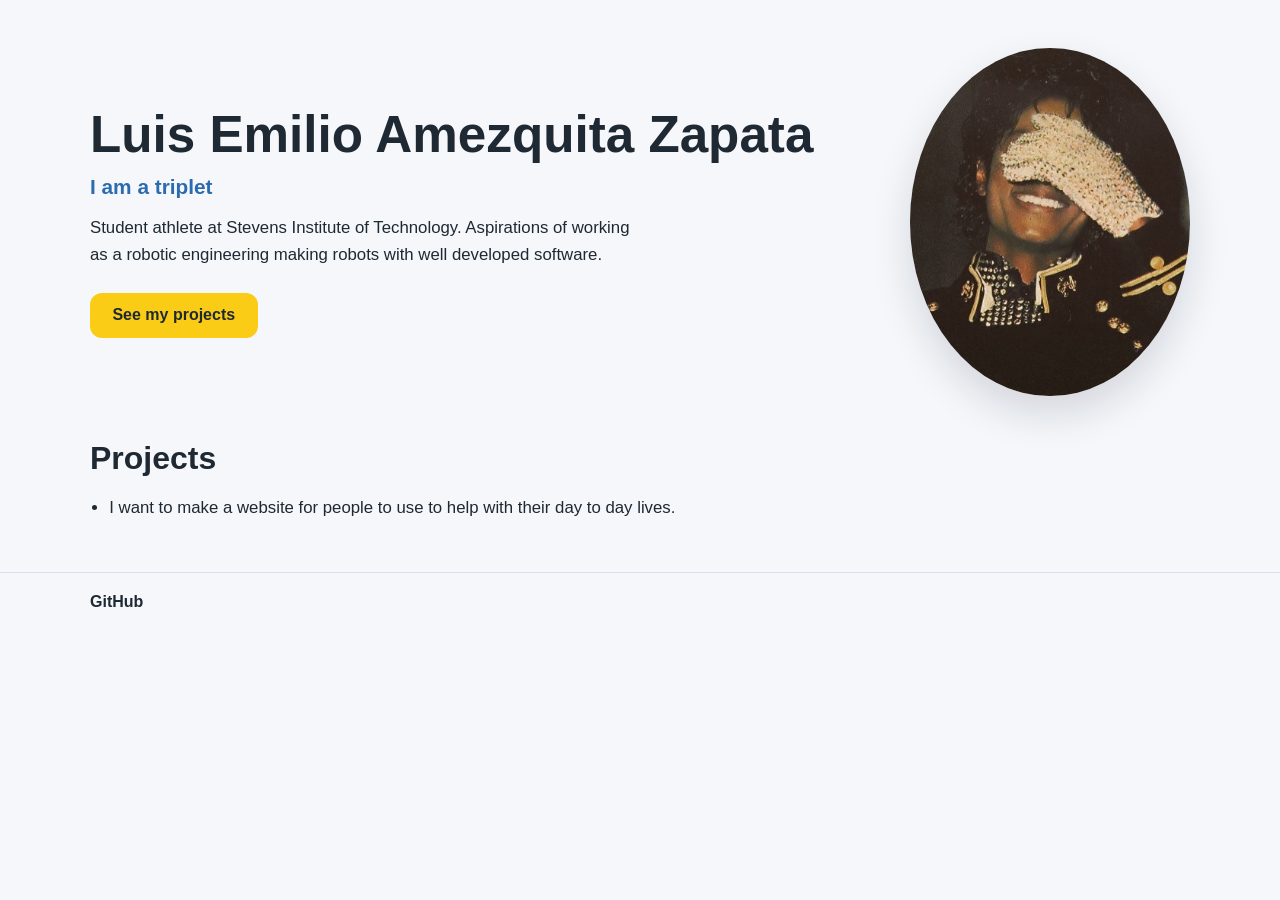
<file: labs/lab3/index.html>
<!DOCTYPE html>
<html lang="en">
  <head>
    <meta charset="UTF-8" />
    <meta name="viewport" content="width=device-width, initial-scale=1.0" />
    <title>Luis Emilio Amezquita Zapata</title>
    <link rel="stylesheet" href="./style.css" />
  </head>
  <body>
    <header class="site-header">
      <div class="container hero">
        <div class="hero-copy">
          <h1>Luis Emilio Amezquita Zapata</h1>
          <p class="subtitle">I am a triplet</p>
          <p class="bio">
            Student athlete at Stevens Institute of Technology. Aspirations of
            working as a robotic engineering making robots with well developed
            software.
          </p>
          <a class="button" href="#projects">See my projects</a>
        </div>

        <div class="avatar-wrap">
          <img
            src="./assets/avatar.png"
            alt="Luis Emilio Amezquita Zapata portrait"
            width="240"
            height="240"
          />
        </div>
      </div>
    </header>

    <main>
      <section id="projects" class="projects">
        <div class="container">
          <h2>Projects</h2>
          <ul>
            <li>I want to make a website for people to use to help with their day to day lives.</li>
          </ul>
        </div>
      </section>
    </main>

    <footer class="site-footer">
      <div class="container">
        <a href="https://github.com/luisemilio098" target="_blank" rel="noopener">GitHub</a>
      </div>
    </footer>
  </body>
</html>
</file>
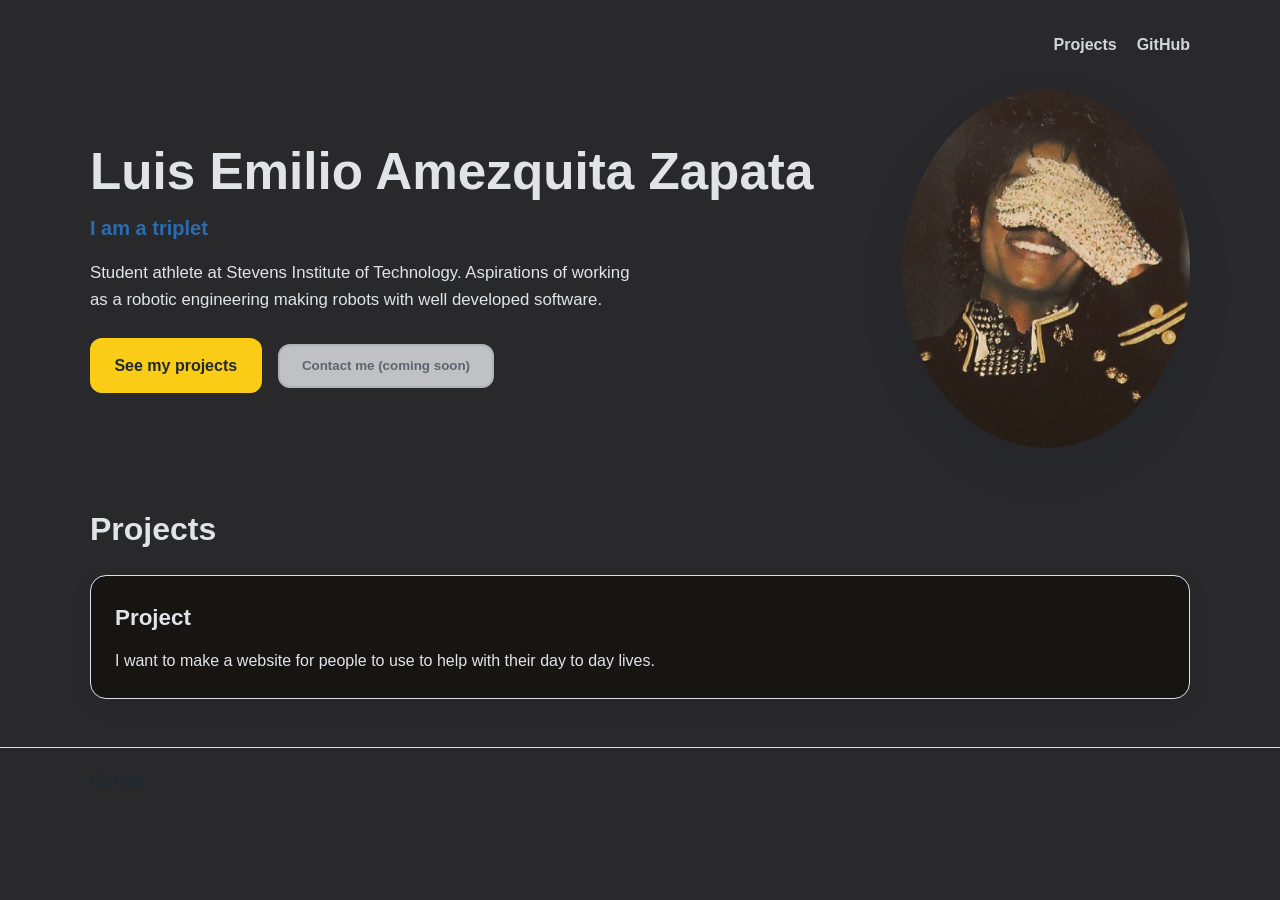
<file: labs/lab4/index.html>
<!DOCTYPE html>
<html lang="en">
  <head>
    <meta charset="UTF-8" />
    <meta name="viewport" content="width=device-width, initial-scale=1.0" />
    <title>Luis Emilio Amezquita Zapata</title>
    <link rel="stylesheet" href="./style.css" />
  </head>
  <body>
    <header class="site-header">
      <div class="container">
        <nav class="site-nav" aria-label="Main navigation">
          <a href="#projects">Projects</a>
          <a href="https://github.com/luisemilio098" target="_blank" rel="noopener">GitHub</a>
        </nav>
      </div>

      <div class="container hero">
        <div class="hero-copy">
          <h1>Luis Emilio Amezquita Zapata</h1>
          <p class="subtitle">I am a triplet</p>
          <p class="bio">
            Student athlete at Stevens Institute of Technology. Aspirations of
            working as a robotic engineering making robots with well developed
            software.
          </p>
          <div class="button-row">
            <a class="button primary-button" href="#projects">See my projects</a>
            <button class="button secondary-button" type="button" disabled>Contact me (coming soon)</button>
          </div>
        </div>

        <div class="avatar-wrap">
          <img
            src="./assets/avatar.png"
            alt="Luis Emilio Amezquita Zapata portrait"
            width="240"
            height="240"
          />
        </div>
      </div>
    </header>

    <main>
      <section class="projects-section" id="projects">
        <div class="container">
          <h2>Projects</h2>
          <div class="projects-grid">
            <article class="card featured">
              <h3>Project</h3>
              <p>I want to make a website for people to use to help with their day to day lives.</p>
            </article>
          </div>
        </div>
      </section>
    </main>

    <footer class="site-footer">
      <div class="container">
        <a href="https://github.com/luisemilio098" target="_blank" rel="noopener">GitHub</a>
      </div>
    </footer>
  </body>
</html>
</file>
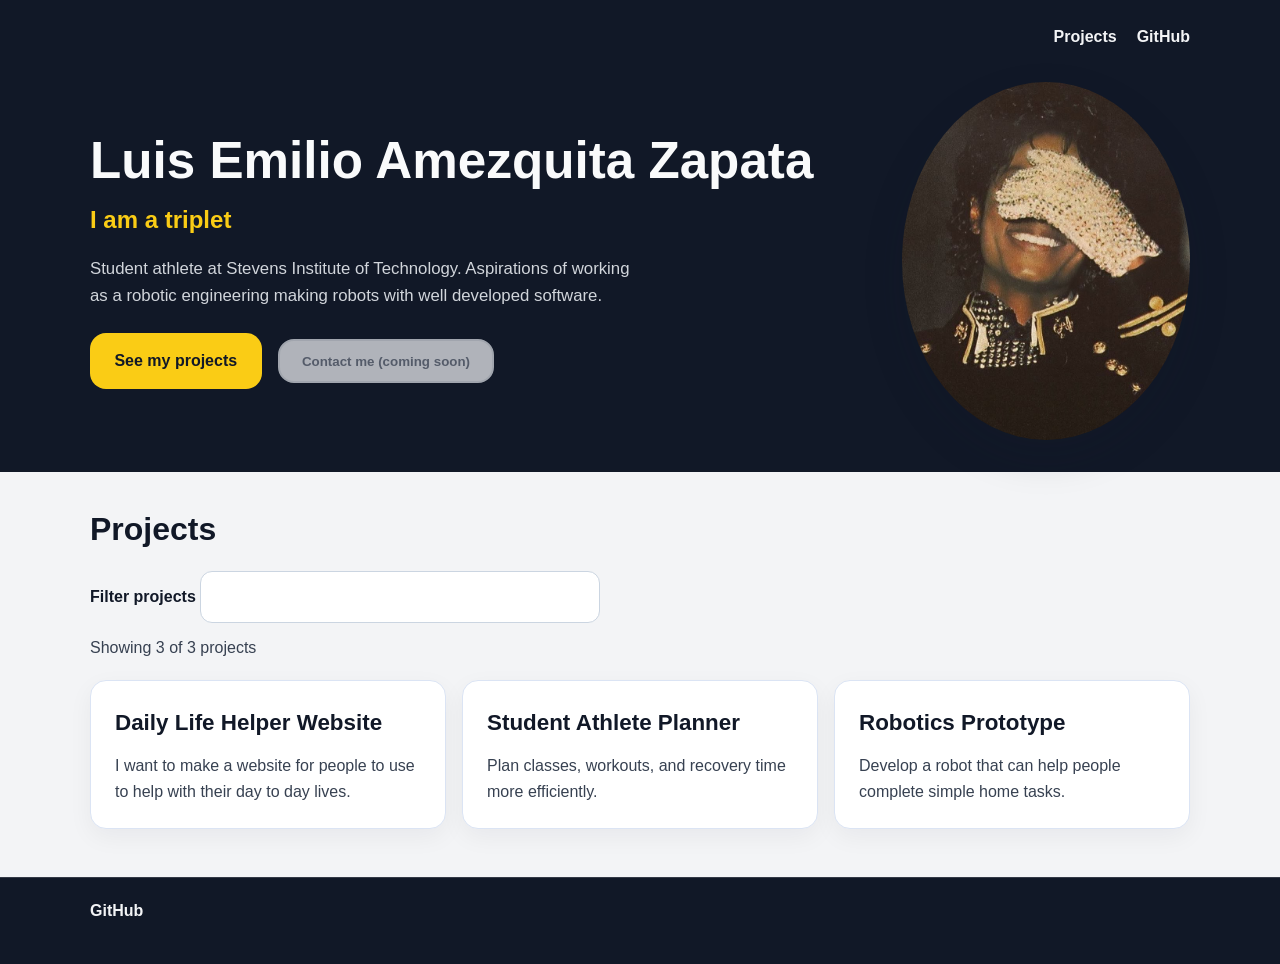
<file: labs/lab5/index.html>
<!DOCTYPE html>
<html lang="en">
  <head>
    <meta charset="UTF-8" />
    <meta name="viewport" content="width=device-width, initial-scale=1.0" />
    <title>Luis Emilio Amezquita Zapata</title>
    <link rel="stylesheet" href="./style.css" />
    <script src="./app.js" defer></script>
  </head>
  <body>
    <header class="site-header">
      <nav class="site-nav" aria-label="Main navigation">
        <a href="#projects">Projects</a>
        <a href="https://github.com/luisemilio098" target="_blank" rel="noopener noreferrer">GitHub</a>
      </nav>

      <section class="hero-section" aria-labelledby="page-title">
        <div class="container hero">
          <div class="hero-copy">
            <h1 id="page-title">Luis Emilio Amezquita Zapata</h1>
            <p class="subtitle">I am a triplet</p>
            <p class="bio">
              Student athlete at Stevens Institute of Technology. Aspirations of
              working as a robotic engineering making robots with well developed
              software.
            </p>
            <div class="button-row">
              <a class="button primary-button" href="#projects">See my projects</a>
              <button class="button secondary-button" type="button" disabled>
                Contact me (coming soon)
              </button>
            </div>
          </div>

          <div class="avatar-wrap">
            <img
              src="./assets/avatar.png"
              alt="Luis Emilio Amezquita Zapata portrait"
            />
          </div>
        </div>
      </section>
    </header>

    <main>
      <section class="projects-section" id="projects" aria-labelledby="projects-heading">
        <div class="container">
          <h2 id="projects-heading">Projects</h2>
          <label class="filter-label" for="filter-input">Filter projects</label>
          <input class="filter-input" id="filter-input" name="filter" type="text" />
          <p class="project-count" id="project-count" aria-live="polite">Showing 3 of 3 projects</p>

          <div class="projects-grid">
            <article class="card">
              <h3>Daily Life Helper Website</h3>
              <p>I want to make a website for people to use to help with their day to day lives.</p>
            </article>

            <article class="card">
              <h3>Student Athlete Planner</h3>
              <p>Plan classes, workouts, and recovery time more efficiently.</p>
            </article>

            <article class="card">
              <h3>Robotics Prototype</h3>
              <p>Develop a robot that can help people complete simple home tasks.</p>
            </article>
          </div>
        </div>
      </section>
    </main>

    <footer class="site-footer">
      <div class="container">
        <a href="https://github.com/luisemilio098" target="_blank" rel="noopener noreferrer">GitHub</a>
      </div>
    </footer>
  </body>
</html>
</file>
<file: labs/lab3/style.css>
* {
  box-sizing: border-box;
}

html {
  scroll-behavior: smooth;
}

body {
  margin: 0;
  font-family: Arial, Helvetica, sans-serif;
  color: #1f2933;
  background: #f5f7fa;
  overflow-x: hidden;
}

img {
  max-width: 100%;
  display: block;
}

.container {
  width: min(1100px, calc(100% - 32px));
  margin: 0 auto;
}

.site-header {
  padding: 48px 0 20px;
}

.hero {
  display: flex;
  align-items: center;
  justify-content: space-between;
  gap: 32px;
}

.hero-copy {
  flex: 1 1 0;
}

h1 {
  margin: 0 0 12px;
  font-size: clamp(2.25rem, 4vw, 4rem);
  line-height: 1.1;
}

.subtitle {
  margin: 0 0 16px;
  font-size: 1.3rem;
  font-weight: 700;
  color: #2b6cb0;
}

.bio {
  margin: 0 0 24px;
  max-width: 60ch;
  font-size: 1.05rem;
  line-height: 1.6;
}

.button {
  display: inline-block;
  padding: 0.85rem 1.4rem;
  background: #facc15;
  color: #1f2933;
  text-decoration: none;
  border-radius: 12px;
  font-weight: 700;
}

.avatar-wrap {
  flex-shrink: 0;
  width: min(280px, 42vw);
}

.avatar-wrap img {
  width: 100%;
  height: auto;
  border-radius: 50%;
  box-shadow: 0 18px 40px rgba(17, 24, 39, 0.14);
}

.projects {
  padding: 24px 0 48px;
}

.projects h2 {
  margin: 0 0 16px;
  font-size: 2rem;
}

.projects ul {
  margin: 0;
  padding-left: 1.2rem;
  font-size: 1.05rem;
  line-height: 1.8;
}

.site-footer {
  padding: 20px 0 40px;
  border-top: 1px solid #d9e2ec;
}

.site-footer a {
  color: #1f2933;
  text-decoration: none;
  font-weight: 700;
}

@media (max-width: 767px) {
  .site-header {
    padding-top: 32px;
  }

  .hero {
    flex-direction: column;
    text-align: center;
  }

  .bio {
    margin-left: auto;
    margin-right: auto;
  }

  .button {
    width: 100%;
    text-align: center;
  }

  .avatar-wrap {
    width: min(220px, 72vw);
  }
}
</file>
<file: labs/lab4/style.css>
*, *::before, *::after { box-sizing: border-box; }

html {
  scroll-behavior: smooth;
}

body {
  margin: 0;
  font-family: Arial, Helvetica, sans-serif;
  color: #e0e4e8;
  background: #29292c;
  line-height: 1.6;
  overflow-x: hidden;
}

img {
  display: block;
  max-width: 100%;
  height: auto;
}

.container {
  width: min(1100px, calc(100% - 2rem));
  margin: 0 auto;
}

.site-header {
  padding: 2rem 0 1.5rem;
  background: #29292c;
}

.site-nav {
  display: flex;
  justify-content: flex-end;
  gap: 1.25rem;
  margin-bottom: 2rem;
}

.site-nav a {
  color: #d2d6d9;
  text-decoration: none;
  font-weight: 700;
}

.hero {
  display: flex;
  align-items: center;
  justify-content: space-between;
  gap: 2rem;
}

.hero-copy {
  flex: 1 1 0;
}

h1 {
  margin: 0 0 0.75rem;
  font-size: clamp(2.5rem, 4vw, 4rem);
  line-height: 1.1;
}

.subtitle {
  margin: 0 0 1rem;
  font-size: 1.25rem;
  font-weight: 700;
  color: #2b6cb0;
}

.bio {
  max-width: 60ch;
  margin: 0 0 1.5rem;
  font-size: 1.05rem;
}

.button-row {
  display: flex;
  flex-wrap: wrap;
  gap: 1rem;
  align-items: center;
}

.button {
  display: inline-block;
  padding: 0.8rem 1.4rem;
  border-radius: 0.75rem;
  font-weight: 700;
  text-decoration: none;
  font-family: inherit;
  border: 0.125rem solid transparent;
  transition: background-color 0.2s ease, transform 0.2s ease, box-shadow 0.2s ease;
}

.primary-button {
  background: #facc15;
  color: #1f2933;
}

.primary-button:hover {
  background: #eab308;
  box-shadow: 0 0.5rem 1rem rgba(234, 179, 8, 0.3);
  transform: translateY(-0.0625rem);
}

.primary-button:focus-visible {
  outline: 0.1875rem solid #1d4ed8;
  outline-offset: 0.1875rem;
  background: #fde68a;
}

.primary-button:active {
  background: #ca8a04;
  transform: translateY(0);
}

.secondary-button {
  background: #e5e7eb;
  color: #4b5563;
  border-color: #d1d5db;
  cursor: not-allowed;
}

.secondary-button:disabled,
.secondary-button:disabled:hover,
.secondary-button:disabled:focus-visible,
.secondary-button:disabled:active {
  background: #e5e7eb;
  color: #6b7280;
  border-color: #d1d5db;
  box-shadow: none;
  transform: none;
  opacity: 0.8;
}

.avatar-wrap {
  flex-shrink: 0;
  width: min(18rem, 42vw);
}

.avatar-wrap img {
  width: 100%;
  border-radius: 50%;
  box-shadow: 0 1.125rem 2.5rem rgba(17, 24, 39, 0.15);
}

.projects-section {
  padding: 2rem 0 3rem;
}

.projects-section h2 {
  margin: 0 0 1.25rem;
  font-size: 2rem;
}

.projects-grid {
  display: flex;
  flex-wrap: wrap;
  gap: 1rem;
}

.card {
  flex: 1 1 16rem;
  padding: 1.5rem;
  background: #ffffff;
  border: 0.0625rem solid #d9e2ec;
  border-radius: 1rem;
  box-shadow: 0 0.5rem 1.5rem rgba(15, 23, 42, 0.05);
}

/* hand-edited by LEA */
.featured {
  background-color: #161512;
}

.card h3 {
  margin-top: 0;
  margin-bottom: 0.75rem;
  font-size: 1.4rem;
}

.card p {
  margin: 0;
}

.site-footer {
  padding: 1.25rem 0 2.5rem;
  border-top: 0.0625rem solid #d9e2ec;
}

.site-footer a {
  color: #1f2933;
  font-weight: 700;
  text-decoration: none;
}

@media (max-width: 767px) {
  .site-header {
    padding-top: 1.5rem;
  }

  .site-nav {
    justify-content: center;
    flex-wrap: wrap;
  }

  .hero {
    flex-direction: column;
    text-align: center;
  }

  .bio {
    margin-right: auto;
    margin-left: auto;
  }

  .button-row {
    flex-direction: column;
  }

  .button {
    display: block;
    width: 100%;
    text-align: center;
  }

  .avatar-wrap {
    width: min(14rem, 72vw);
  }
}
</file>
<file: labs/lab5/style.css>
*, *::before, *::after { box-sizing: border-box; }

html {
  scroll-behavior: smooth;
}

body {
  margin: 0;
  font-family: Arial, Helvetica, sans-serif;
  color: #e5e7eb;
  background: #111827;
  line-height: 1.6;
  overflow-x: is-hidden;
}

img {
  display: block;
  max-width: 100%;
  height: auto;
}

a {
  color: inherit;
}

.container {
  width: min(1100px, calc(100% - 2rem));
  margin: 0 auto;
}

.site-header {
  background: #111827;
  padding: 1.5rem 0 0;
}

.site-nav {
  display: flex;
  justify-content: flex-end;
  gap: 1.25rem;
  width: min(1100px, calc(100% - 2rem));
  margin: 0 auto 2rem;
  align-items: center;
}

.site-nav a {
  color: #f3f4f6;
  text-decoration: none;
  font-weight: 700;
}

.hero {
  display: flex;
  align-items: center;
  justify-content: space-between;
  gap: 2rem;
  padding-bottom: 2rem;
}

.hero-copy {
  flex: 1 1 0;
}

h1 {
  margin: 0 0 0.75rem;
  font-size: clamp(2.5rem, 4vw, 4rem);
  line-height: 1.1;
  color: #f9fafb;
}

.subtitle {
  margin: 0 0 1rem;
  font-size: 1.5rem;
  font-weight: 700;
  color: #facc15;
}

.bio {
  max-width: 60ch;
  margin: 0 0 1.5rem;
  font-size: 1.05rem;
  color: #d1d5db;
}

.button-row {
  display: flex;
  flex-wrap: wrap;
  gap: 1rem;
  align-items: center;
}

.button {
  display: inline-block;
  padding: 0.8rem 1.4rem;
  border-radius: 1rem;
  font-weight: 700;
  text-decoration: none;
  font-family: inherit;
  border: 0.125rem solid transparent;
  transition: background-color 0.2s ease, transform 0.2s ease, box-shadow 0.2s ease;
}

.primary-button {
  background: #facc15;
  color: #111827;
}

.primary-button:hover {
  background: #eab308;
  box-shadow: 0 0.5rem 1rem rgba(234, 179, 8, 0.3);
  transform: translateY(-0.0625rem);
}

.primary-button:focus-visible {
  outline: 0.1875rem solid #1d4ed8;
  outline-offset: 0.1875rem;
  background: #fde68a;
}

.primary-button:active {
  background: #ca8a04;
  transform: translateY(0);
}

.primary-button:disabled {
  background: #fef3c7;
  color: #6b7280;
  cursor: not-allowed;
  opacity: 0.8;
}

.secondary-button {
  background: #e5e7eb;
  color: #374151;
  border-color: #d1d5db;
  cursor: not-allowed;
}

.secondary-button:disabled,
.secondary-button:disabled:hover,
.secondary-button:disabled:focus-visible,
.secondary-button:disabled:active {
  background: #e5e7eb;
  color: #6b7280;
  border-color: #d1d5db;
  box-shadow: none;
  transform: none;
  opacity: 0.75;
  pointer-events: none;
}

.avatar-wrap {
  flex-shrink: 0;
  width: min(18rem, 42vw);
}

.avatar-wrap img {
  width: 100%;
  border-radius: 50%;
  box-shadow: 0 1.125rem 2.5rem rgba(17, 24, 39, 0.15);
}

.projects-section {
  padding: 2rem 0 3rem;
  background: #f3f4f6;
  color: #111827;
}

.projects-section h2 {
  margin: 0 0 1rem;
  font-size: 2rem;
}

.filter-label {
  display: inline-block;
  margin: 0 0 0.5rem;
  font-weight: 700;
}

.filter-input {
  width: min(100%, 25rem);
  padding: 0.75rem 1rem;
  border: 0.0625rem solid #cbd5e1;
  border-radius: 0.75rem;
  font: inherit;
  margin-bottom: 0.75rem;
}

.project-count {
  margin: 0 0 1.25rem;
  font-size: 1rem;
  color: #374151;
}

.projects-grid {
  display: flex;
  flex-wrap: wrap;
  gap: 1rem;
}

.card {
  flex: 1 1 16rem;
  background: #ffffff;
  border: 0.0625rem solid #dbe4f4;
  border-radius: 1rem;
  padding: 1.5rem;
  box-shadow: 0 0.5rem 1.5rem rgba(15, 23, 42, 0.05);
}

.card h3 {
  margin-top: 0;
  margin-bottom: 0.75rem;
  font-size: 1.4rem;
}

.card p {
  margin: 0;
  color: #374151;
}

.is-hidden {
  display: none;
}

.site-footer {
  padding: 1.25rem 0 2.5rem;
  background: #111827;
  border-top: 0.0625rem solid rgba(255, 255, 255, 0.15);
}

.site-footer a {
  color: #f3f4f6;
  font-weight: 700;
  text-decoration: none;
}

@media (max-width: 767px) {
  .site-header {
    padding-top: 1rem;
  }

  .site-nav {
    justify-content: center;
    flex-wrap: wrap;
    margin-bottom: 1.5rem;
  }

  .hero {
    flex-direction: column;
    text-align: center;
  }

  .bio {
    margin-right: auto;
    margin-left: auto;
  }

  .button-row {
    flex-direction: column;
  }

  .button {
    display: block;
    width: 100%;
    text-align: center;
  }

  .avatar-wrap {
    width: min(14rem, 72vw);
  }

  .filter-input {
    width: 100%;
  }
}
</file>
